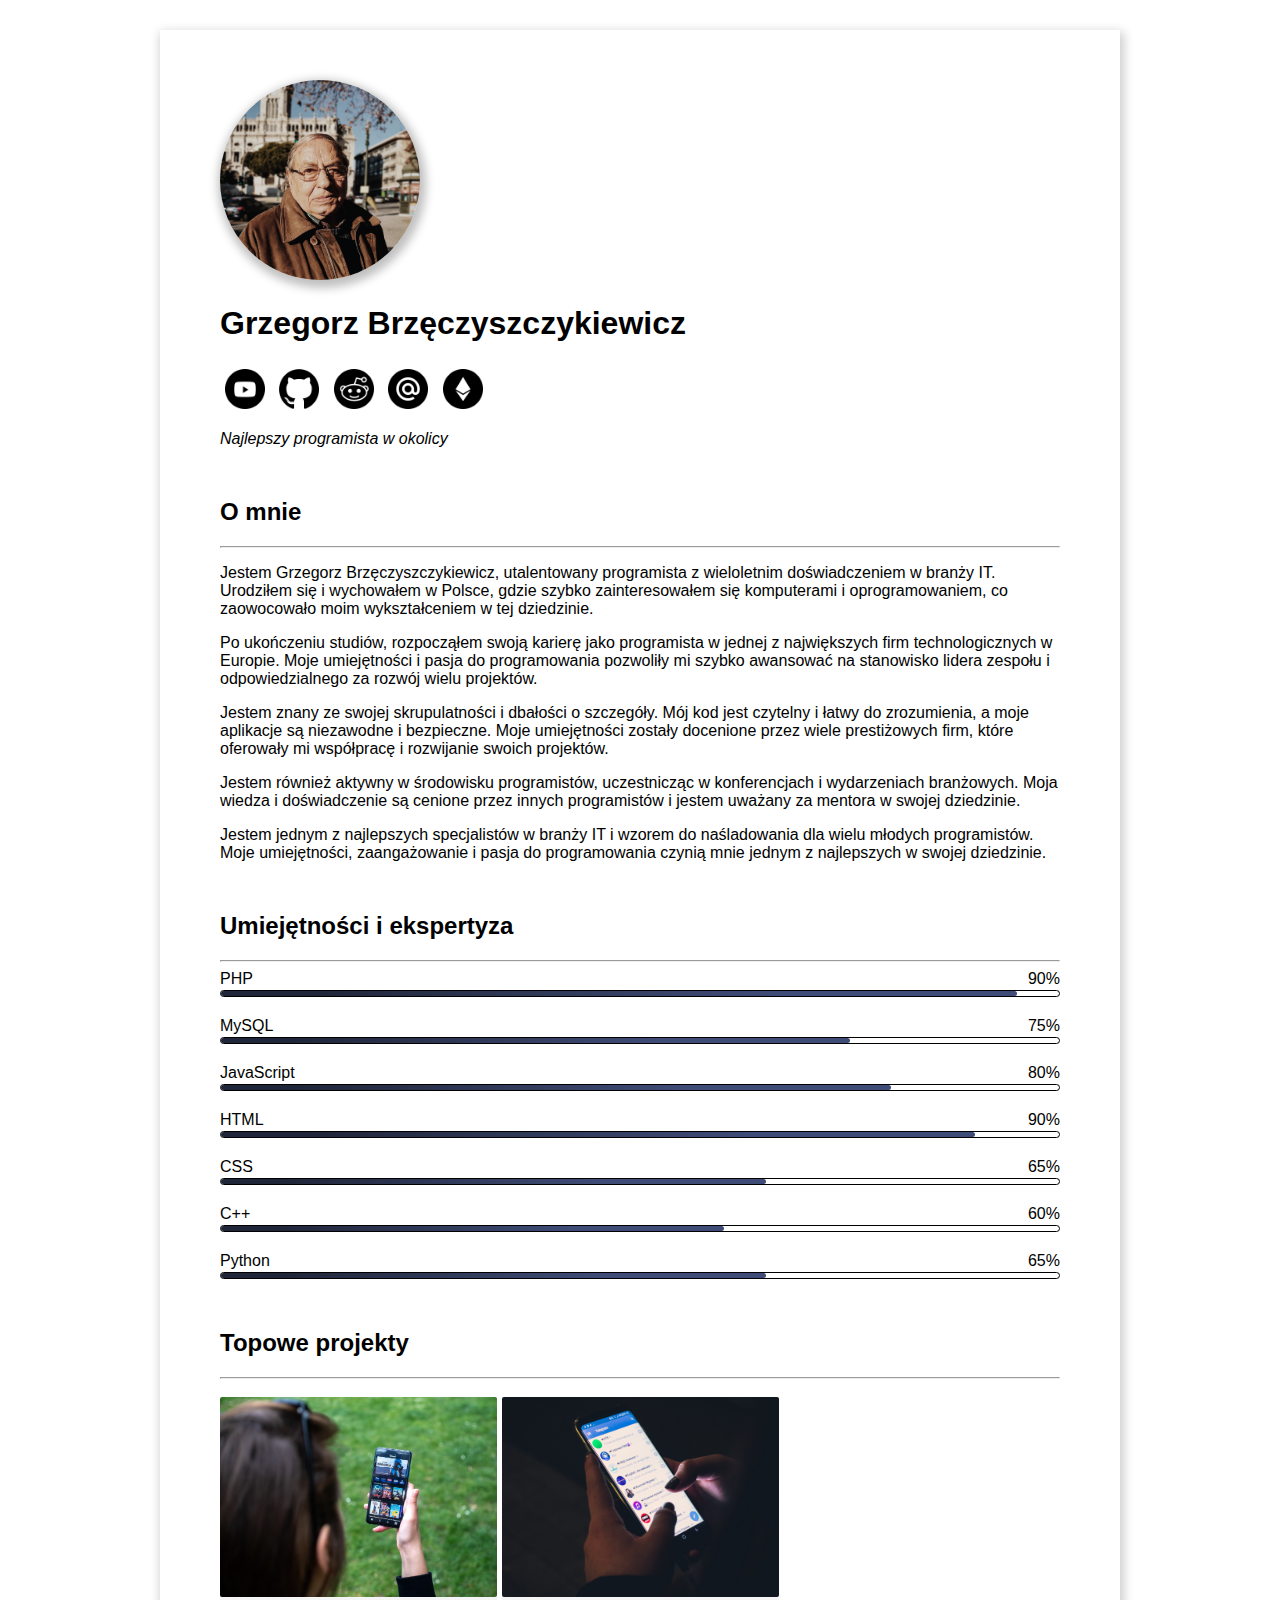
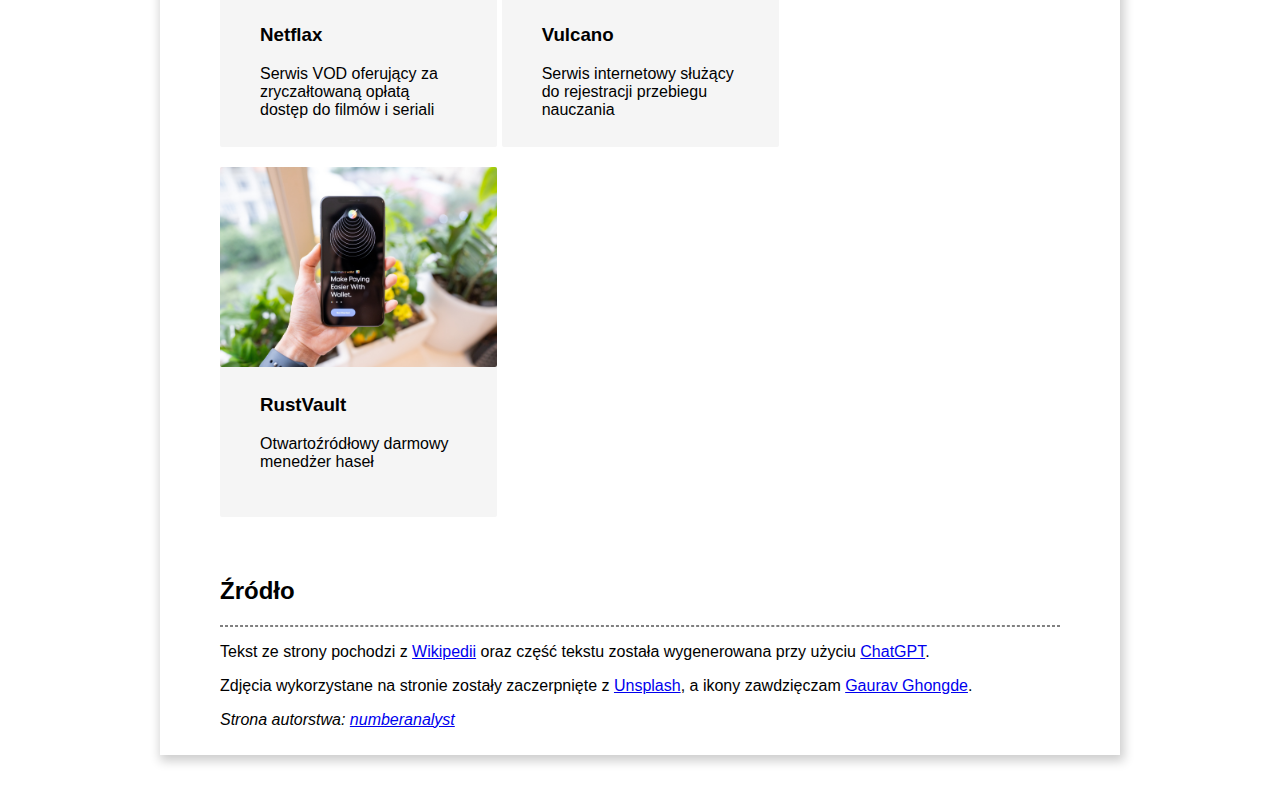
<file: index.html>
<!DOCTYPE html>
<html lang="pl">

<head>
    <meta charset="UTF-8">
    <meta http-equiv="X-UA-Compatible" content="IE=edge">
    <meta name="viewport" content="width=device-width, initial-scale=1.0">
    <link rel="stylesheet" href="styles/main_style.css">
    <title>Portfolio</title>
</head>

<body>
    <main>
        <header>
            <img class="avatar circle" src="images/avatars/avatar.jpg" alt="avatar">
            <h1>Grzegorz Brzęczyszczykiewicz</h1>
            <a href="https://youtube.com"><img class="link-img" src="images/icons/Youtube_black.png" alt="youtube"></a>
            <a href="https://github.com"><img class="link-img" src="images/icons/Github_black.png" alt="github"></a>
            <a href="https://reddit.com"><img class="link-img" src="images/icons/Reddit_black.png" alt="reddit"></a>
            <a href="mailto:gregory@brzeczy.com"><img class="link-img" src="images/icons/Mail_ru_black.png"
                    alt="mail"></a>
            <a href="https://ethereum.org"><img class="link-img" src="images/icons/Ethereum_black.png"
                    alt="ethereum"></a>
            <p><i>Najlepszy programista w okolicy</i></p>
        </header>

        <section id="about-me">
            <h2>O mnie</h2>
            <hr>

            <p>Jestem Grzegorz Brzęczyszczykiewicz, utalentowany programista z wieloletnim doświadczeniem w branży IT.
                Urodziłem
                się i wychowałem w Polsce, gdzie szybko zainteresowałem się komputerami i oprogramowaniem, co
                zaowocowało
                moim
                wykształceniem w tej dziedzinie.</p>
            <p>Po ukończeniu studiów, rozpocząłem swoją karierę jako programista w jednej z największych firm
                technologicznych w
                Europie. Moje umiejętności i pasja do programowania pozwoliły mi szybko awansować na stanowisko lidera
                zespołu i
                odpowiedzialnego za rozwój wielu projektów.</p>
            <p>Jestem znany ze swojej skrupulatności i dbałości o szczegóły. Mój kod jest czytelny i łatwy do
                zrozumienia, a
                moje aplikacje są niezawodne i bezpieczne. Moje umiejętności zostały docenione przez wiele prestiżowych
                firm,
                które oferowały mi współpracę i rozwijanie swoich projektów.</p>
            <p>Jestem również aktywny w środowisku programistów, uczestnicząc w konferencjach i wydarzeniach branżowych.
                Moja
                wiedza i doświadczenie są cenione przez innych programistów i jestem uważany za mentora w swojej
                dziedzinie.
            </p>
            <p>Jestem jednym z najlepszych specjalistów w branży IT i wzorem do naśladowania dla wielu młodych
                programistów.
                Moje umiejętności, zaangażowanie i pasja do programowania czynią mnie jednym z najlepszych w swojej
                dziedzinie.
            </p>
        </section>

        <section id="my-skills">
            <h2>Umiejętności i ekspertyza</h2>
            <hr>
            <div class="skills">
                <div class="skill-details">
                    <span>PHP</span>
                    <span>90%</span>
                </div>
                <div class="bar">
                    <div class="php-bar"></div>
                </div>
            </div>
            <div class="skills">
                <div class="skill-details">
                    <span>MySQL</span>
                    <span>75%</span>
                </div>
                <div class="bar">
                    <div class="mysql-bar"></div>
                </div>
            </div>
            <div class="skills">
                <div class="skill-details">
                    <span>JavaScript</span>
                    <span>80%</span>
                </div>
                <div class="bar">
                    <div class="js-bar"></div>
                </div>
            </div>
            <div class="skills">
                <div class="skill-details">
                    <span>HTML</span>
                    <span>90%</span>
                </div>
                <div class="bar">
                    <div class="html-bar"></div>
                </div>
            </div>
            <div class="skills">
                <div class="skill-details">
                    <span>CSS</span>
                    <span>65%</span>
                </div>
                <div class="bar">
                    <div class="css-bar"></div>
                </div>
            </div>
            <div class="skills">
                <div class="skill-details">
                    <span>C++</span>
                    <span>60%</span>
                </div>
                <div class="bar">
                    <div class="cpp-bar"></div>
                </div>
            </div>
            <div class="skills">
                <div class="skill-details">
                    <span>Python</span>
                    <span>65%</span>
                </div>
                <div class="bar">
                    <div class="py-bar"></div>
                </div>
            </div>
        </section>

        <section id="my-projects">
            <h2>Topowe projekty</h2>
            <hr>
            <div class="project">
                <a class="project-link" href="subpages/netflax.html">
                    <img class="project-img rounded" src="images/projects/netflax.jpg">
                    <div class="project-description">
                        <h3>Netflax</h3>
                        <p>Serwis VOD oferujący za zryczałtowaną opłatą dostęp do filmów i seriali</p>
                    </div>
                </a>
            </div>
            <div class="project">
                <a class="project-link" href="subpages/vulcano.html">
                    <img class="project-img rounded" src="images/projects/vulcano.jpg">
                    <div class="project-description">
                        <h3>Vulcano</h3>
                        <p>Serwis internetowy służący do rejestracji przebiegu nauczania</p>
                    </div>
                </a>
            </div>
            <div class="project">
                <a class="project-link" href="subpages/rustvault.html">
                    <img class="project-img rounded" src="images/projects/rustvault.jpg">
                    <div class="project-description">
                        <h3>RustVault</h3>
                        <p>Otwartoźródłowy darmowy menedżer haseł</p>
                    </div>
                </a>
            </div>
        </section>
        <footer>
            <h2>Źródło</h2>
            <hr>
            <p>Tekst ze strony pochodzi z <a href="https://pl.wikipedia.org/">Wikipedii</a> oraz część tekstu została
                wygenerowana przy użyciu <a href="http://chat.openai.com/">ChatGPT</a>.</p>
            <p>Zdjęcia wykorzystane na stronie zostały zaczerpnięte z <a href="https://unsplash.com/">Unsplash</a>, a
                ikony zawdzięczam <a href="https://github.com/gauravghongde/social-icons">Gaurav Ghongde</a>.</p>
            <p><i>Strona autorstwa: <a href="https://github.com/numbersanalyst">numberanalyst</a></i></p>
        </footer>
    </main>
</body>

</html>
</file>
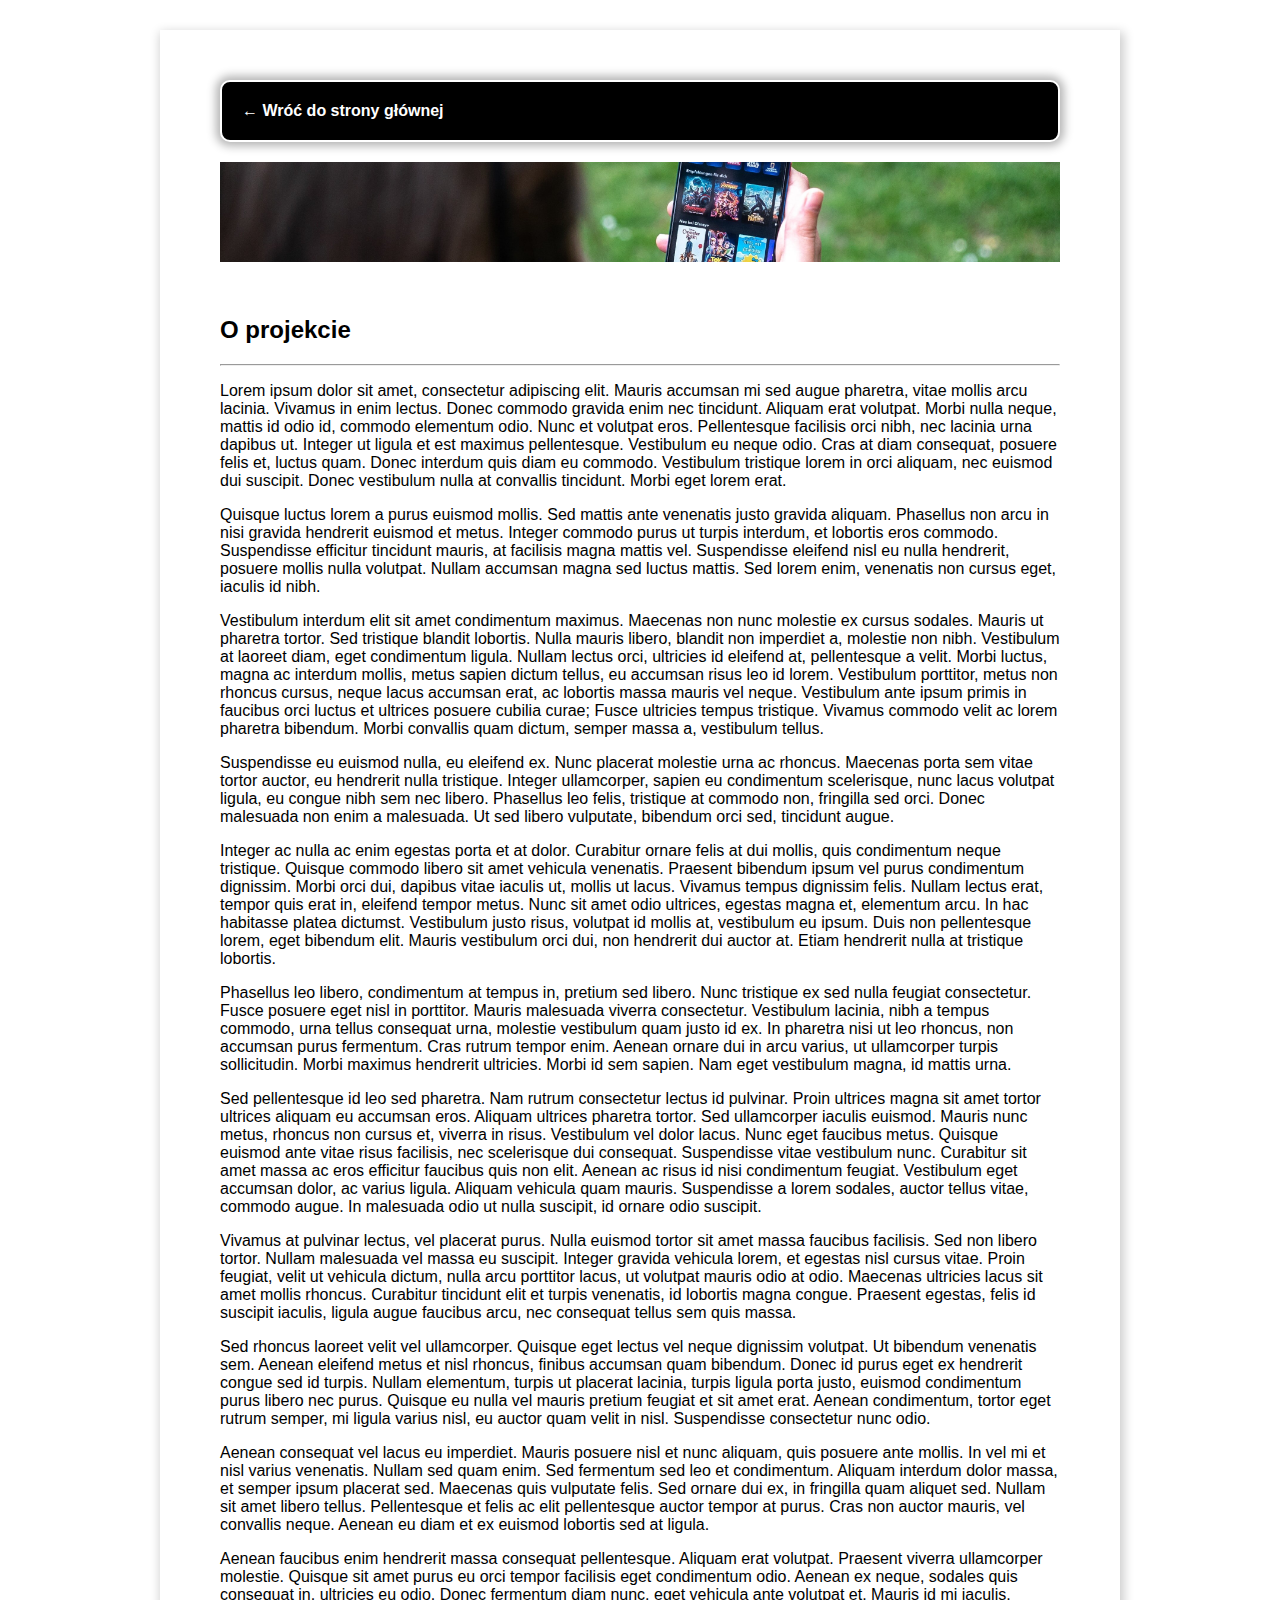
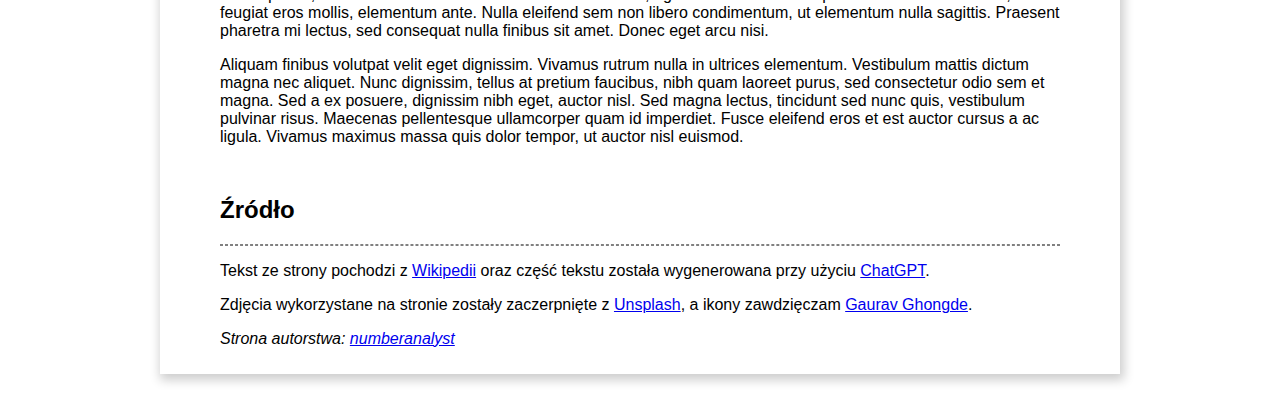
<file: subpages/netflax.html>
<!DOCTYPE html>
<html lang="en">

<head>
    <meta charset="UTF-8">
    <meta http-equiv="X-UA-Compatible" content="IE=edge">
    <meta name="viewport" content="width=device-width, initial-scale=1.0">
    <link rel="stylesheet" href="../styles/subpages_style.css">
    <title>Netflax</title>
</head>

<body>
    <main>
        <header>
            <a class="btn-back" href="../index.html#my-projects">&larr;&nbsp;Wróć do strony głównej</a>
            <img class="project-img" src="../images/projects/netflax.jpg" alt="Netflax">
        </header>

        <section>
            <h2>O projekcie</h2>
            <hr>
            <p>Lorem ipsum dolor sit amet, consectetur adipiscing elit. Mauris accumsan mi sed augue pharetra, vitae
                mollis arcu lacinia. Vivamus in enim lectus. Donec commodo gravida enim nec tincidunt. Aliquam erat
                volutpat. Morbi nulla neque, mattis id odio id, commodo elementum odio. Nunc et volutpat eros.
                Pellentesque facilisis orci nibh, nec lacinia urna dapibus ut. Integer ut ligula et est maximus
                pellentesque. Vestibulum eu neque odio. Cras at diam consequat, posuere felis et, luctus quam. Donec
                interdum quis diam eu commodo. Vestibulum tristique lorem in orci aliquam, nec euismod dui suscipit.
                Donec vestibulum nulla at convallis tincidunt. Morbi eget lorem erat.</p>
            <p>Quisque luctus lorem a purus euismod mollis. Sed mattis ante venenatis justo gravida aliquam. Phasellus
                non arcu in nisi gravida hendrerit euismod et metus. Integer commodo purus ut turpis interdum, et
                lobortis eros commodo. Suspendisse efficitur tincidunt mauris, at facilisis magna mattis vel.
                Suspendisse eleifend nisl eu nulla hendrerit, posuere mollis nulla volutpat. Nullam accumsan magna sed
                luctus mattis. Sed lorem enim, venenatis non cursus eget, iaculis id nibh.</p>
            <p>Vestibulum interdum elit sit amet condimentum maximus. Maecenas non nunc molestie ex cursus sodales.
                Mauris ut pharetra tortor. Sed tristique blandit lobortis. Nulla mauris libero, blandit non imperdiet a,
                molestie non nibh. Vestibulum at laoreet diam, eget condimentum ligula. Nullam lectus orci, ultricies id
                eleifend at, pellentesque a velit. Morbi luctus, magna ac interdum mollis, metus sapien dictum tellus,
                eu accumsan risus leo id lorem. Vestibulum porttitor, metus non rhoncus cursus, neque lacus accumsan
                erat, ac lobortis massa mauris vel neque. Vestibulum ante ipsum primis in faucibus orci luctus et
                ultrices posuere cubilia curae; Fusce ultricies tempus tristique. Vivamus commodo velit ac lorem
                pharetra bibendum. Morbi convallis quam dictum, semper massa a, vestibulum tellus.</p>
            <p>Suspendisse eu euismod nulla, eu eleifend ex. Nunc placerat molestie urna ac rhoncus. Maecenas porta sem
                vitae tortor auctor, eu hendrerit nulla tristique. Integer ullamcorper, sapien eu condimentum
                scelerisque, nunc lacus volutpat ligula, eu congue nibh sem nec libero. Phasellus leo felis, tristique
                at commodo non, fringilla sed orci. Donec malesuada non enim a malesuada. Ut sed libero vulputate,
                bibendum orci sed, tincidunt augue.</p>
            <p>Integer ac nulla ac enim egestas porta et at dolor. Curabitur ornare felis at dui mollis, quis
                condimentum neque tristique. Quisque commodo libero sit amet vehicula venenatis. Praesent bibendum ipsum
                vel purus condimentum dignissim. Morbi orci dui, dapibus vitae iaculis ut, mollis ut lacus. Vivamus
                tempus dignissim felis. Nullam lectus erat, tempor quis erat in, eleifend tempor metus. Nunc sit amet
                odio ultrices, egestas magna et, elementum arcu. In hac habitasse platea dictumst. Vestibulum justo
                risus, volutpat id mollis at, vestibulum eu ipsum. Duis non pellentesque lorem, eget bibendum elit.
                Mauris vestibulum orci dui, non hendrerit dui auctor at. Etiam hendrerit nulla at tristique lobortis.
            </p>
            <p>Phasellus leo libero, condimentum at tempus in, pretium sed libero. Nunc tristique ex sed nulla feugiat
                consectetur. Fusce posuere eget nisl in porttitor. Mauris malesuada viverra consectetur. Vestibulum
                lacinia, nibh a tempus commodo, urna tellus consequat urna, molestie vestibulum quam justo id ex. In
                pharetra nisi ut leo rhoncus, non accumsan purus fermentum. Cras rutrum tempor enim. Aenean ornare dui
                in arcu varius, ut ullamcorper turpis sollicitudin. Morbi maximus hendrerit ultricies. Morbi id sem
                sapien. Nam eget vestibulum magna, id mattis urna.</p>
            <p>Sed pellentesque id leo sed pharetra. Nam rutrum consectetur lectus id pulvinar. Proin ultrices magna sit
                amet tortor ultrices aliquam eu accumsan eros. Aliquam ultrices pharetra tortor. Sed ullamcorper iaculis
                euismod. Mauris nunc metus, rhoncus non cursus et, viverra in risus. Vestibulum vel dolor lacus. Nunc
                eget faucibus metus. Quisque euismod ante vitae risus facilisis, nec scelerisque dui consequat.
                Suspendisse vitae vestibulum nunc. Curabitur sit amet massa ac eros efficitur faucibus quis non elit.
                Aenean ac risus id nisi condimentum feugiat. Vestibulum eget accumsan dolor, ac varius ligula. Aliquam
                vehicula quam mauris. Suspendisse a lorem sodales, auctor tellus vitae, commodo augue. In malesuada odio
                ut nulla suscipit, id ornare odio suscipit.</p>
            <p>Vivamus at pulvinar lectus, vel placerat purus. Nulla euismod tortor sit amet massa faucibus facilisis.
                Sed non libero tortor. Nullam malesuada vel massa eu suscipit. Integer gravida vehicula lorem, et
                egestas nisl cursus vitae. Proin feugiat, velit ut vehicula dictum, nulla arcu porttitor lacus, ut
                volutpat mauris odio at odio. Maecenas ultricies lacus sit amet mollis rhoncus. Curabitur tincidunt elit
                et turpis venenatis, id lobortis magna congue. Praesent egestas, felis id suscipit iaculis, ligula augue
                faucibus arcu, nec consequat tellus sem quis massa.</p>
            <p>Sed rhoncus laoreet velit vel ullamcorper. Quisque eget lectus vel neque dignissim volutpat. Ut bibendum
                venenatis sem. Aenean eleifend metus et nisl rhoncus, finibus accumsan quam bibendum. Donec id purus
                eget ex hendrerit congue sed id turpis. Nullam elementum, turpis ut placerat lacinia, turpis ligula
                porta justo, euismod condimentum purus libero nec purus. Quisque eu nulla vel mauris pretium feugiat et
                sit amet erat. Aenean condimentum, tortor eget rutrum semper, mi ligula varius nisl, eu auctor quam
                velit in nisl. Suspendisse consectetur nunc odio.</p>
            <p>Aenean consequat vel lacus eu imperdiet. Mauris posuere nisl et nunc aliquam, quis posuere ante mollis.
                In vel mi et nisl varius venenatis. Nullam sed quam enim. Sed fermentum sed leo et condimentum. Aliquam
                interdum dolor massa, et semper ipsum placerat sed. Maecenas quis vulputate felis. Sed ornare dui ex, in
                fringilla quam aliquet sed. Nullam sit amet libero tellus. Pellentesque et felis ac elit pellentesque
                auctor tempor at purus. Cras non auctor mauris, vel convallis neque. Aenean eu diam et ex euismod
                lobortis sed at ligula.</p>
            <p>Aenean faucibus enim hendrerit massa consequat pellentesque. Aliquam erat volutpat. Praesent viverra
                ullamcorper molestie. Quisque sit amet purus eu orci tempor facilisis eget condimentum odio. Aenean ex
                neque, sodales quis consequat in, ultricies eu odio. Donec fermentum diam nunc, eget vehicula ante
                volutpat et. Mauris id mi iaculis, feugiat eros mollis, elementum ante. Nulla eleifend sem non libero
                condimentum, ut elementum nulla sagittis. Praesent pharetra mi lectus, sed consequat nulla finibus sit
                amet. Donec eget arcu nisi.</p>
            <p>Aliquam finibus volutpat velit eget dignissim. Vivamus rutrum nulla in ultrices elementum. Vestibulum
                mattis dictum magna nec aliquet. Nunc dignissim, tellus at pretium faucibus, nibh quam laoreet purus,
                sed consectetur odio sem et magna. Sed a ex posuere, dignissim nibh eget, auctor nisl. Sed magna lectus,
                tincidunt sed nunc quis, vestibulum pulvinar risus. Maecenas pellentesque ullamcorper quam id imperdiet.
                Fusce eleifend eros et est auctor cursus a ac ligula. Vivamus maximus massa quis dolor tempor, ut auctor
                nisl euismod.</p>
        </section>

        <footer>
            <h2>Źródło</h2>
            <hr>
            <p>Tekst ze strony pochodzi z <a href="https://pl.wikipedia.org/">Wikipedii</a> oraz część tekstu została
                wygenerowana przy użyciu <a href="http://chat.openai.com/">ChatGPT</a>.</p>
            <p>Zdjęcia wykorzystane na stronie zostały zaczerpnięte z <a href="https://unsplash.com/">Unsplash</a>, a
                ikony zawdzięczam <a href="https://github.com/gauravghongde/social-icons">Gaurav Ghongde</a>.</p>
            <p><i>Strona autorstwa: <a href="https://github.com/numbersanalyst">numberanalyst</a></i></p>
        </footer>
    </main>
</body>

</html>
</file>
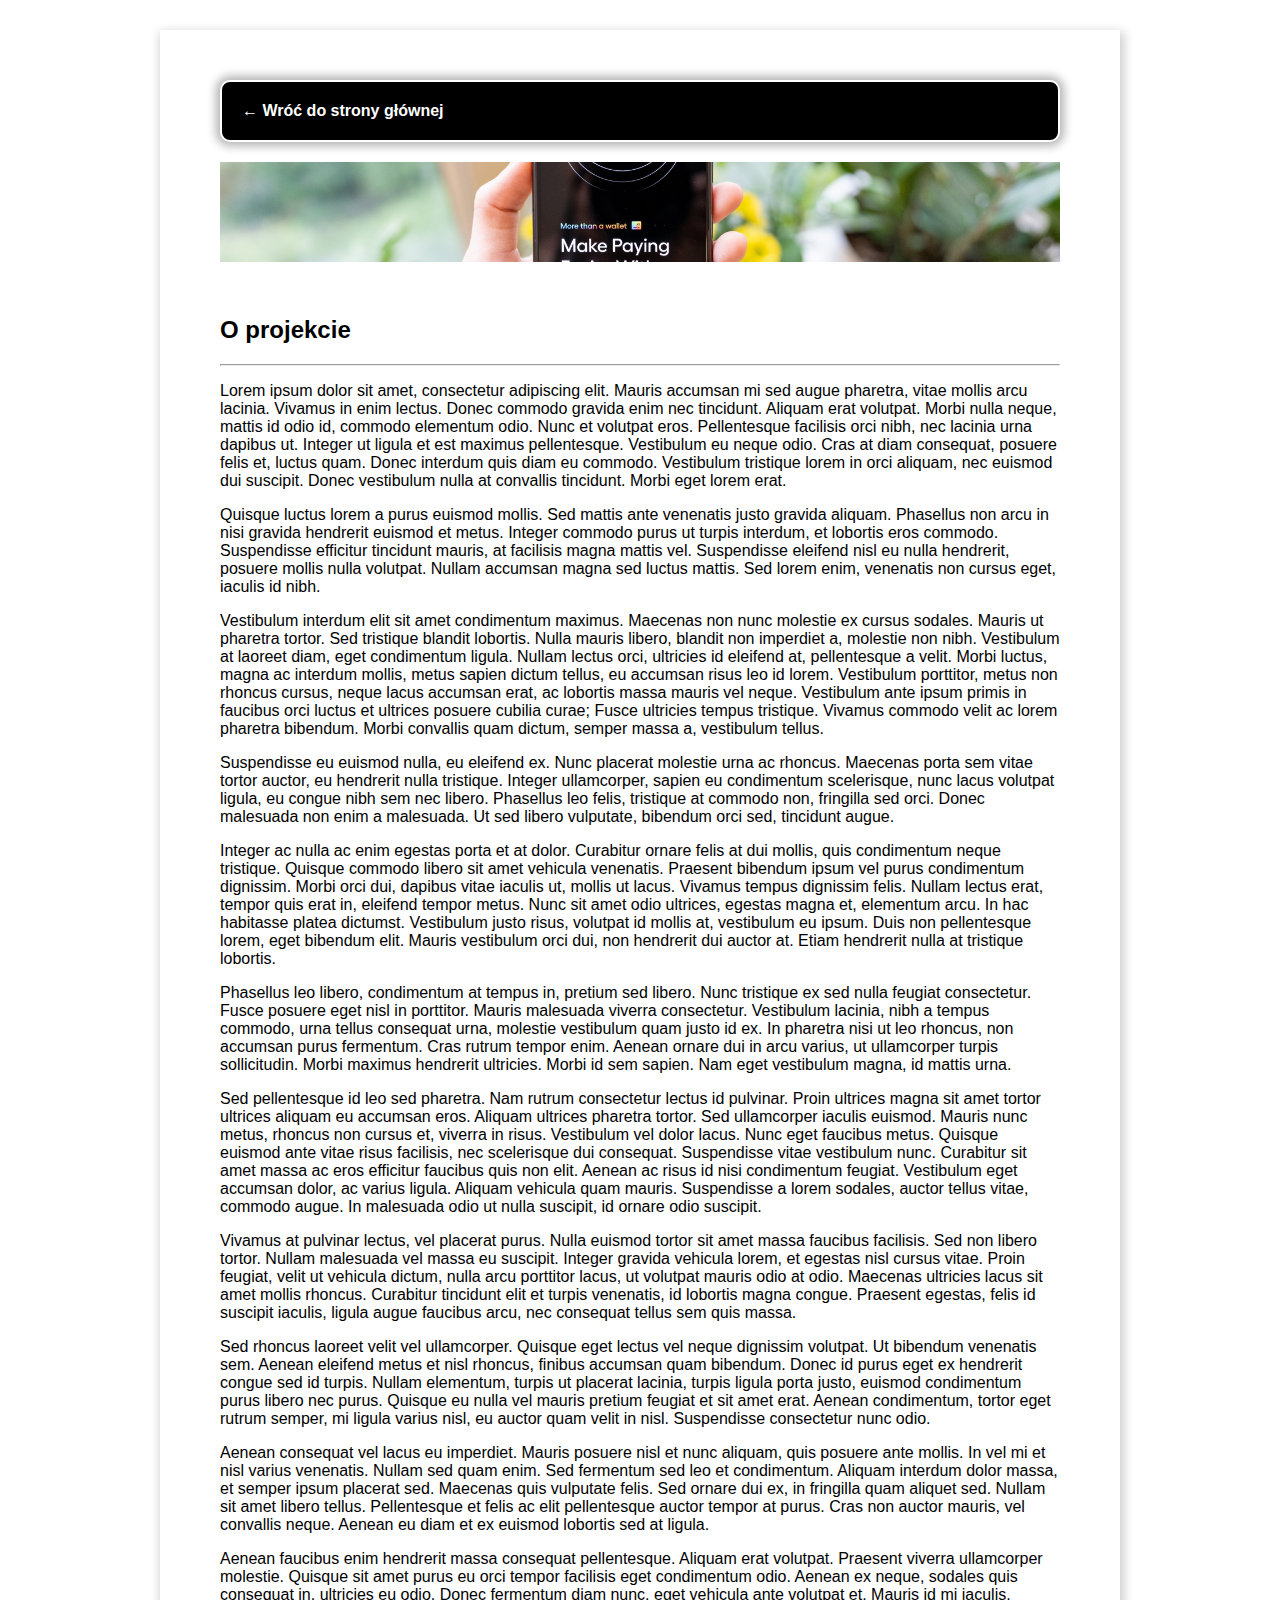
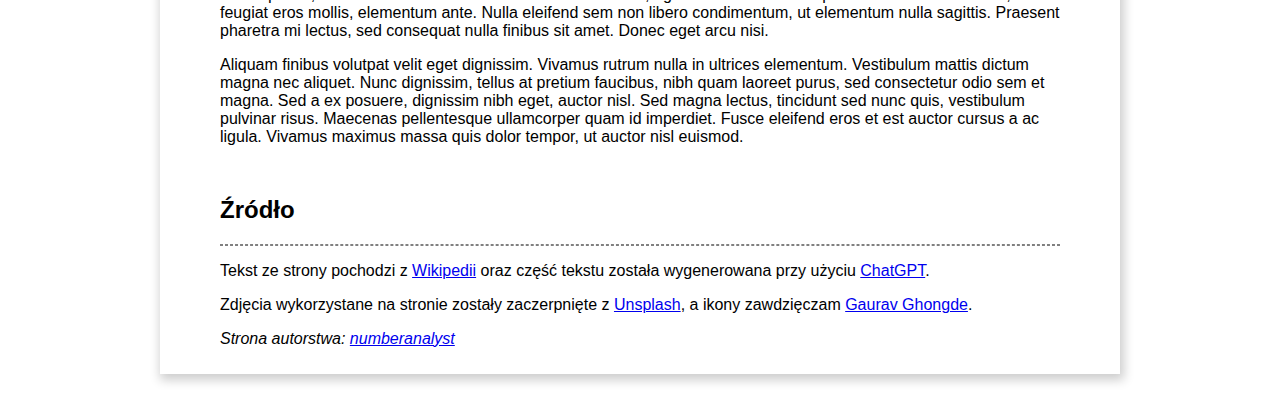
<file: subpages/rustvault.html>
<!DOCTYPE html>
<html lang="en">

<head>
    <meta charset="UTF-8">
    <meta http-equiv="X-UA-Compatible" content="IE=edge">
    <meta name="viewport" content="width=device-width, initial-scale=1.0">
    <link rel="stylesheet" href="../styles/subpages_style.css">
    <title>RustVault</title>
</head>

<body>
    <main>
        <header>
            <a class="btn-back" href="../index.html#my-projects">&larr;&nbsp;Wróć do strony głównej</a>
            <img class="project-img" src="../images/projects/rustvault.jpg" alt="RustVault">
        </header>

        <section>
            <h2>O projekcie</h2>
            <hr>
            <p>Lorem ipsum dolor sit amet, consectetur adipiscing elit. Mauris accumsan mi sed augue pharetra, vitae
                mollis arcu lacinia. Vivamus in enim lectus. Donec commodo gravida enim nec tincidunt. Aliquam erat
                volutpat. Morbi nulla neque, mattis id odio id, commodo elementum odio. Nunc et volutpat eros.
                Pellentesque facilisis orci nibh, nec lacinia urna dapibus ut. Integer ut ligula et est maximus
                pellentesque. Vestibulum eu neque odio. Cras at diam consequat, posuere felis et, luctus quam. Donec
                interdum quis diam eu commodo. Vestibulum tristique lorem in orci aliquam, nec euismod dui suscipit.
                Donec vestibulum nulla at convallis tincidunt. Morbi eget lorem erat.</p>
            <p>Quisque luctus lorem a purus euismod mollis. Sed mattis ante venenatis justo gravida aliquam. Phasellus
                non arcu in nisi gravida hendrerit euismod et metus. Integer commodo purus ut turpis interdum, et
                lobortis eros commodo. Suspendisse efficitur tincidunt mauris, at facilisis magna mattis vel.
                Suspendisse eleifend nisl eu nulla hendrerit, posuere mollis nulla volutpat. Nullam accumsan magna sed
                luctus mattis. Sed lorem enim, venenatis non cursus eget, iaculis id nibh.</p>
            <p>Vestibulum interdum elit sit amet condimentum maximus. Maecenas non nunc molestie ex cursus sodales.
                Mauris ut pharetra tortor. Sed tristique blandit lobortis. Nulla mauris libero, blandit non imperdiet a,
                molestie non nibh. Vestibulum at laoreet diam, eget condimentum ligula. Nullam lectus orci, ultricies id
                eleifend at, pellentesque a velit. Morbi luctus, magna ac interdum mollis, metus sapien dictum tellus,
                eu accumsan risus leo id lorem. Vestibulum porttitor, metus non rhoncus cursus, neque lacus accumsan
                erat, ac lobortis massa mauris vel neque. Vestibulum ante ipsum primis in faucibus orci luctus et
                ultrices posuere cubilia curae; Fusce ultricies tempus tristique. Vivamus commodo velit ac lorem
                pharetra bibendum. Morbi convallis quam dictum, semper massa a, vestibulum tellus.</p>
            <p>Suspendisse eu euismod nulla, eu eleifend ex. Nunc placerat molestie urna ac rhoncus. Maecenas porta sem
                vitae tortor auctor, eu hendrerit nulla tristique. Integer ullamcorper, sapien eu condimentum
                scelerisque, nunc lacus volutpat ligula, eu congue nibh sem nec libero. Phasellus leo felis, tristique
                at commodo non, fringilla sed orci. Donec malesuada non enim a malesuada. Ut sed libero vulputate,
                bibendum orci sed, tincidunt augue.</p>
            <p>Integer ac nulla ac enim egestas porta et at dolor. Curabitur ornare felis at dui mollis, quis
                condimentum neque tristique. Quisque commodo libero sit amet vehicula venenatis. Praesent bibendum ipsum
                vel purus condimentum dignissim. Morbi orci dui, dapibus vitae iaculis ut, mollis ut lacus. Vivamus
                tempus dignissim felis. Nullam lectus erat, tempor quis erat in, eleifend tempor metus. Nunc sit amet
                odio ultrices, egestas magna et, elementum arcu. In hac habitasse platea dictumst. Vestibulum justo
                risus, volutpat id mollis at, vestibulum eu ipsum. Duis non pellentesque lorem, eget bibendum elit.
                Mauris vestibulum orci dui, non hendrerit dui auctor at. Etiam hendrerit nulla at tristique lobortis.
            </p>
            <p>Phasellus leo libero, condimentum at tempus in, pretium sed libero. Nunc tristique ex sed nulla feugiat
                consectetur. Fusce posuere eget nisl in porttitor. Mauris malesuada viverra consectetur. Vestibulum
                lacinia, nibh a tempus commodo, urna tellus consequat urna, molestie vestibulum quam justo id ex. In
                pharetra nisi ut leo rhoncus, non accumsan purus fermentum. Cras rutrum tempor enim. Aenean ornare dui
                in arcu varius, ut ullamcorper turpis sollicitudin. Morbi maximus hendrerit ultricies. Morbi id sem
                sapien. Nam eget vestibulum magna, id mattis urna.</p>
            <p>Sed pellentesque id leo sed pharetra. Nam rutrum consectetur lectus id pulvinar. Proin ultrices magna sit
                amet tortor ultrices aliquam eu accumsan eros. Aliquam ultrices pharetra tortor. Sed ullamcorper iaculis
                euismod. Mauris nunc metus, rhoncus non cursus et, viverra in risus. Vestibulum vel dolor lacus. Nunc
                eget faucibus metus. Quisque euismod ante vitae risus facilisis, nec scelerisque dui consequat.
                Suspendisse vitae vestibulum nunc. Curabitur sit amet massa ac eros efficitur faucibus quis non elit.
                Aenean ac risus id nisi condimentum feugiat. Vestibulum eget accumsan dolor, ac varius ligula. Aliquam
                vehicula quam mauris. Suspendisse a lorem sodales, auctor tellus vitae, commodo augue. In malesuada odio
                ut nulla suscipit, id ornare odio suscipit.</p>
            <p>Vivamus at pulvinar lectus, vel placerat purus. Nulla euismod tortor sit amet massa faucibus facilisis.
                Sed non libero tortor. Nullam malesuada vel massa eu suscipit. Integer gravida vehicula lorem, et
                egestas nisl cursus vitae. Proin feugiat, velit ut vehicula dictum, nulla arcu porttitor lacus, ut
                volutpat mauris odio at odio. Maecenas ultricies lacus sit amet mollis rhoncus. Curabitur tincidunt elit
                et turpis venenatis, id lobortis magna congue. Praesent egestas, felis id suscipit iaculis, ligula augue
                faucibus arcu, nec consequat tellus sem quis massa.</p>
            <p>Sed rhoncus laoreet velit vel ullamcorper. Quisque eget lectus vel neque dignissim volutpat. Ut bibendum
                venenatis sem. Aenean eleifend metus et nisl rhoncus, finibus accumsan quam bibendum. Donec id purus
                eget ex hendrerit congue sed id turpis. Nullam elementum, turpis ut placerat lacinia, turpis ligula
                porta justo, euismod condimentum purus libero nec purus. Quisque eu nulla vel mauris pretium feugiat et
                sit amet erat. Aenean condimentum, tortor eget rutrum semper, mi ligula varius nisl, eu auctor quam
                velit in nisl. Suspendisse consectetur nunc odio.</p>
            <p>Aenean consequat vel lacus eu imperdiet. Mauris posuere nisl et nunc aliquam, quis posuere ante mollis.
                In vel mi et nisl varius venenatis. Nullam sed quam enim. Sed fermentum sed leo et condimentum. Aliquam
                interdum dolor massa, et semper ipsum placerat sed. Maecenas quis vulputate felis. Sed ornare dui ex, in
                fringilla quam aliquet sed. Nullam sit amet libero tellus. Pellentesque et felis ac elit pellentesque
                auctor tempor at purus. Cras non auctor mauris, vel convallis neque. Aenean eu diam et ex euismod
                lobortis sed at ligula.</p>
            <p>Aenean faucibus enim hendrerit massa consequat pellentesque. Aliquam erat volutpat. Praesent viverra
                ullamcorper molestie. Quisque sit amet purus eu orci tempor facilisis eget condimentum odio. Aenean ex
                neque, sodales quis consequat in, ultricies eu odio. Donec fermentum diam nunc, eget vehicula ante
                volutpat et. Mauris id mi iaculis, feugiat eros mollis, elementum ante. Nulla eleifend sem non libero
                condimentum, ut elementum nulla sagittis. Praesent pharetra mi lectus, sed consequat nulla finibus sit
                amet. Donec eget arcu nisi.</p>
            <p>Aliquam finibus volutpat velit eget dignissim. Vivamus rutrum nulla in ultrices elementum. Vestibulum
                mattis dictum magna nec aliquet. Nunc dignissim, tellus at pretium faucibus, nibh quam laoreet purus,
                sed consectetur odio sem et magna. Sed a ex posuere, dignissim nibh eget, auctor nisl. Sed magna lectus,
                tincidunt sed nunc quis, vestibulum pulvinar risus. Maecenas pellentesque ullamcorper quam id imperdiet.
                Fusce eleifend eros et est auctor cursus a ac ligula. Vivamus maximus massa quis dolor tempor, ut auctor
                nisl euismod.</p>
        </section>

        <footer>
            <h2>Źródło</h2>
            <hr>
            <p>Tekst ze strony pochodzi z <a href="https://pl.wikipedia.org/">Wikipedii</a> oraz część tekstu została
                wygenerowana przy użyciu <a href="http://chat.openai.com/">ChatGPT</a>.</p>
            <p>Zdjęcia wykorzystane na stronie zostały zaczerpnięte z <a href="https://unsplash.com/">Unsplash</a>, a
                ikony zawdzięczam <a href="https://github.com/gauravghongde/social-icons">Gaurav Ghongde</a>.</p>
            <p><i>Strona autorstwa: <a href="https://github.com/numbersanalyst">numberanalyst</a></i></p>
        </footer>
    </main>
</body>

</html>
</file>
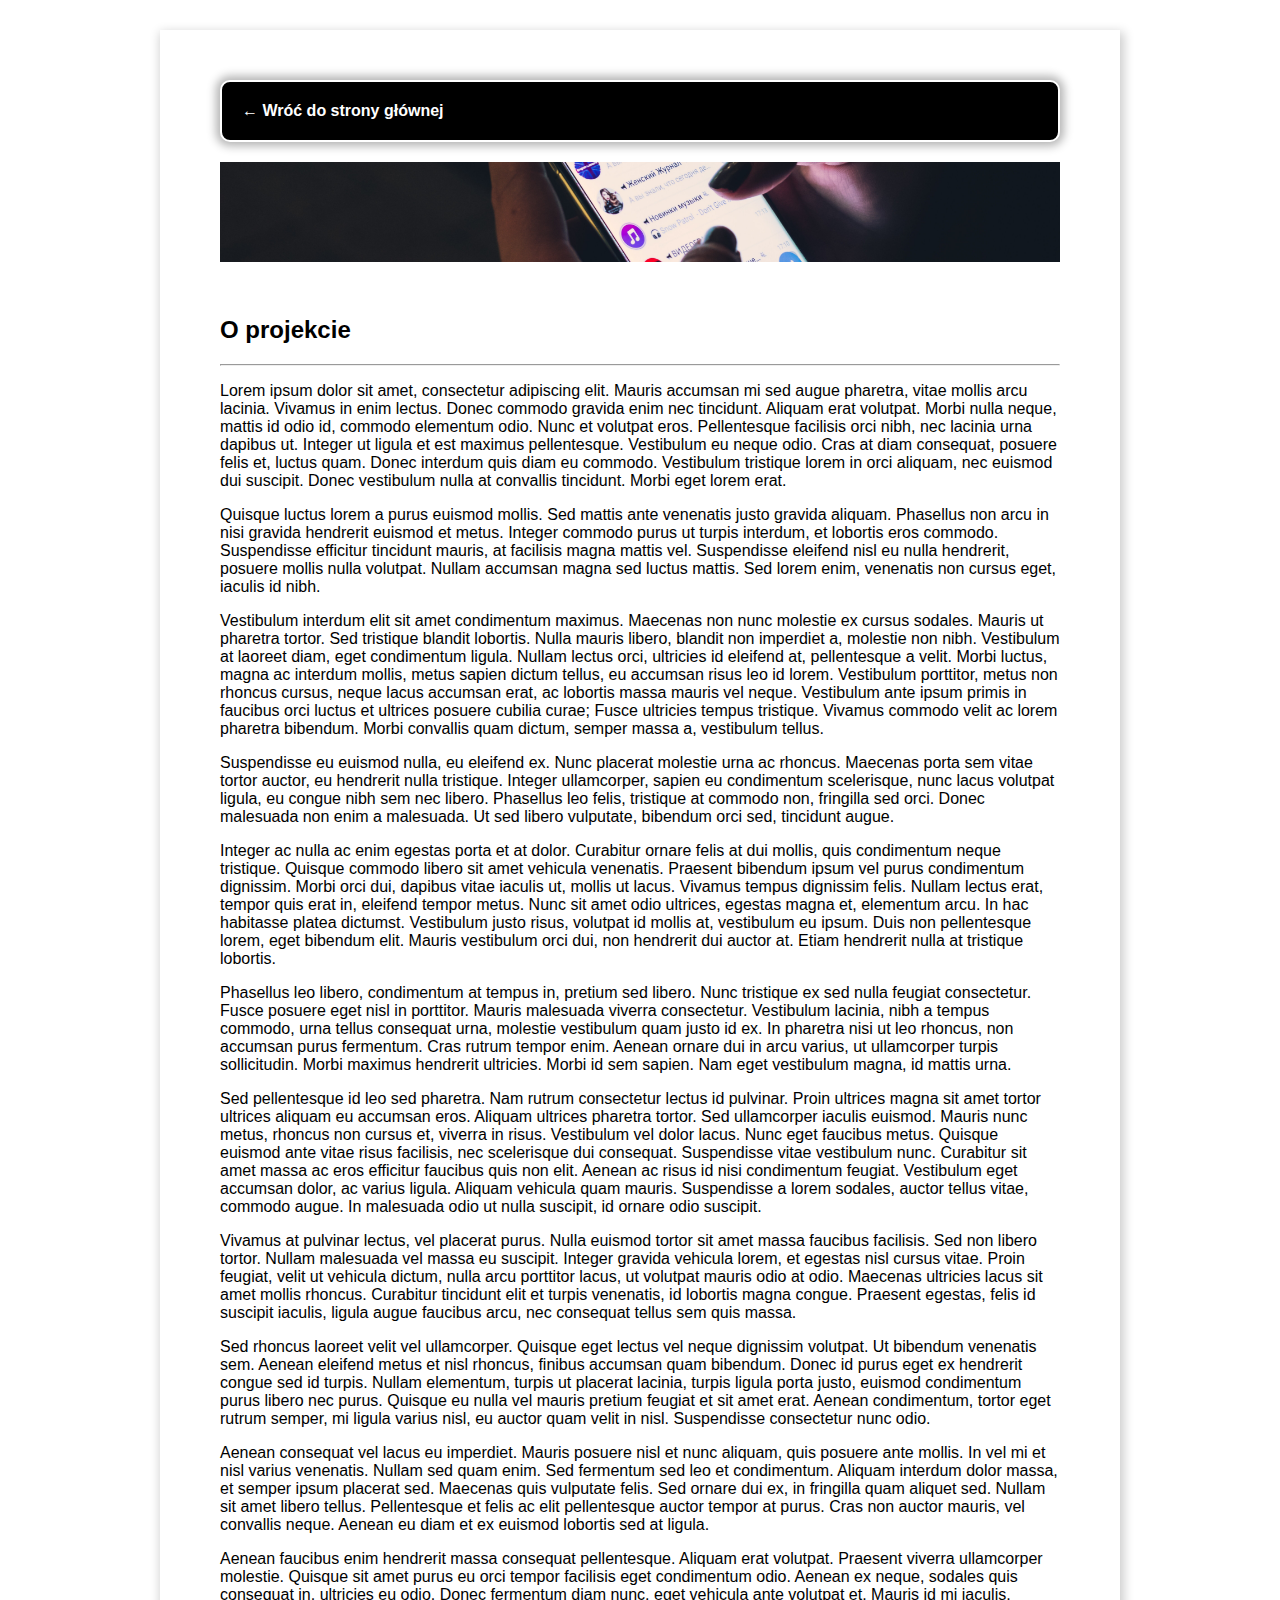
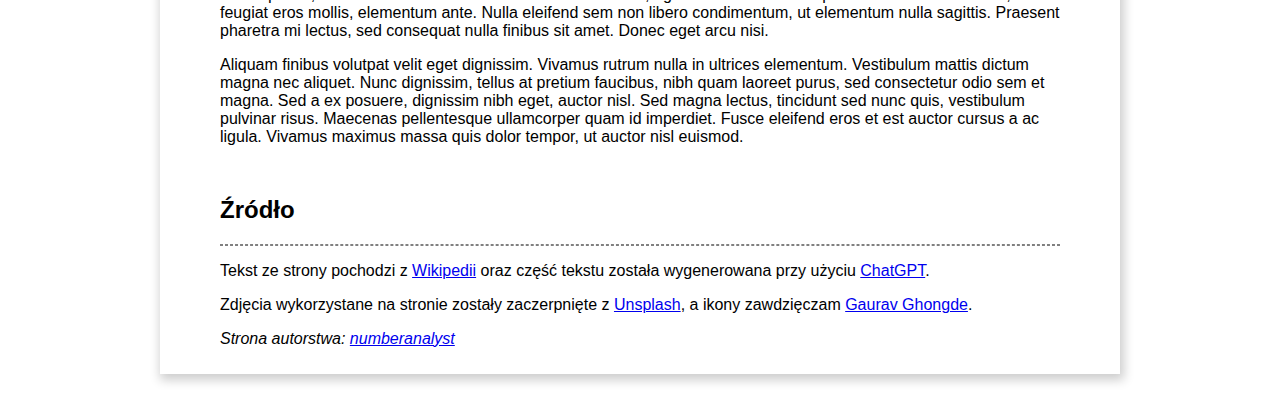
<file: subpages/vulcano.html>
<!DOCTYPE html>
<html lang="en">

<head>
    <meta charset="UTF-8">
    <meta http-equiv="X-UA-Compatible" content="IE=edge">
    <meta name="viewport" content="width=device-width, initial-scale=1.0">
    <link rel="stylesheet" href="../styles/subpages_style.css">
    <title>Vulcano</title>
</head>

<body>
    <main>
        <header>
            <a class="btn-back" href="../index.html#my-projects">&larr;&nbsp;Wróć do strony głównej</a>
            <img class="project-img" src="../images/projects/vulcano.jpg" alt="Vulcano">
        </header>

        <section>
            <h2>O projekcie</h2>
            <hr>
            <p>Lorem ipsum dolor sit amet, consectetur adipiscing elit. Mauris accumsan mi sed augue pharetra, vitae
                mollis arcu lacinia. Vivamus in enim lectus. Donec commodo gravida enim nec tincidunt. Aliquam erat
                volutpat. Morbi nulla neque, mattis id odio id, commodo elementum odio. Nunc et volutpat eros.
                Pellentesque facilisis orci nibh, nec lacinia urna dapibus ut. Integer ut ligula et est maximus
                pellentesque. Vestibulum eu neque odio. Cras at diam consequat, posuere felis et, luctus quam. Donec
                interdum quis diam eu commodo. Vestibulum tristique lorem in orci aliquam, nec euismod dui suscipit.
                Donec vestibulum nulla at convallis tincidunt. Morbi eget lorem erat.</p>
            <p>Quisque luctus lorem a purus euismod mollis. Sed mattis ante venenatis justo gravida aliquam. Phasellus
                non arcu in nisi gravida hendrerit euismod et metus. Integer commodo purus ut turpis interdum, et
                lobortis eros commodo. Suspendisse efficitur tincidunt mauris, at facilisis magna mattis vel.
                Suspendisse eleifend nisl eu nulla hendrerit, posuere mollis nulla volutpat. Nullam accumsan magna sed
                luctus mattis. Sed lorem enim, venenatis non cursus eget, iaculis id nibh.</p>
            <p>Vestibulum interdum elit sit amet condimentum maximus. Maecenas non nunc molestie ex cursus sodales.
                Mauris ut pharetra tortor. Sed tristique blandit lobortis. Nulla mauris libero, blandit non imperdiet a,
                molestie non nibh. Vestibulum at laoreet diam, eget condimentum ligula. Nullam lectus orci, ultricies id
                eleifend at, pellentesque a velit. Morbi luctus, magna ac interdum mollis, metus sapien dictum tellus,
                eu accumsan risus leo id lorem. Vestibulum porttitor, metus non rhoncus cursus, neque lacus accumsan
                erat, ac lobortis massa mauris vel neque. Vestibulum ante ipsum primis in faucibus orci luctus et
                ultrices posuere cubilia curae; Fusce ultricies tempus tristique. Vivamus commodo velit ac lorem
                pharetra bibendum. Morbi convallis quam dictum, semper massa a, vestibulum tellus.</p>
            <p>Suspendisse eu euismod nulla, eu eleifend ex. Nunc placerat molestie urna ac rhoncus. Maecenas porta sem
                vitae tortor auctor, eu hendrerit nulla tristique. Integer ullamcorper, sapien eu condimentum
                scelerisque, nunc lacus volutpat ligula, eu congue nibh sem nec libero. Phasellus leo felis, tristique
                at commodo non, fringilla sed orci. Donec malesuada non enim a malesuada. Ut sed libero vulputate,
                bibendum orci sed, tincidunt augue.</p>
            <p>Integer ac nulla ac enim egestas porta et at dolor. Curabitur ornare felis at dui mollis, quis
                condimentum neque tristique. Quisque commodo libero sit amet vehicula venenatis. Praesent bibendum ipsum
                vel purus condimentum dignissim. Morbi orci dui, dapibus vitae iaculis ut, mollis ut lacus. Vivamus
                tempus dignissim felis. Nullam lectus erat, tempor quis erat in, eleifend tempor metus. Nunc sit amet
                odio ultrices, egestas magna et, elementum arcu. In hac habitasse platea dictumst. Vestibulum justo
                risus, volutpat id mollis at, vestibulum eu ipsum. Duis non pellentesque lorem, eget bibendum elit.
                Mauris vestibulum orci dui, non hendrerit dui auctor at. Etiam hendrerit nulla at tristique lobortis.
            </p>
            <p>Phasellus leo libero, condimentum at tempus in, pretium sed libero. Nunc tristique ex sed nulla feugiat
                consectetur. Fusce posuere eget nisl in porttitor. Mauris malesuada viverra consectetur. Vestibulum
                lacinia, nibh a tempus commodo, urna tellus consequat urna, molestie vestibulum quam justo id ex. In
                pharetra nisi ut leo rhoncus, non accumsan purus fermentum. Cras rutrum tempor enim. Aenean ornare dui
                in arcu varius, ut ullamcorper turpis sollicitudin. Morbi maximus hendrerit ultricies. Morbi id sem
                sapien. Nam eget vestibulum magna, id mattis urna.</p>
            <p>Sed pellentesque id leo sed pharetra. Nam rutrum consectetur lectus id pulvinar. Proin ultrices magna sit
                amet tortor ultrices aliquam eu accumsan eros. Aliquam ultrices pharetra tortor. Sed ullamcorper iaculis
                euismod. Mauris nunc metus, rhoncus non cursus et, viverra in risus. Vestibulum vel dolor lacus. Nunc
                eget faucibus metus. Quisque euismod ante vitae risus facilisis, nec scelerisque dui consequat.
                Suspendisse vitae vestibulum nunc. Curabitur sit amet massa ac eros efficitur faucibus quis non elit.
                Aenean ac risus id nisi condimentum feugiat. Vestibulum eget accumsan dolor, ac varius ligula. Aliquam
                vehicula quam mauris. Suspendisse a lorem sodales, auctor tellus vitae, commodo augue. In malesuada odio
                ut nulla suscipit, id ornare odio suscipit.</p>
            <p>Vivamus at pulvinar lectus, vel placerat purus. Nulla euismod tortor sit amet massa faucibus facilisis.
                Sed non libero tortor. Nullam malesuada vel massa eu suscipit. Integer gravida vehicula lorem, et
                egestas nisl cursus vitae. Proin feugiat, velit ut vehicula dictum, nulla arcu porttitor lacus, ut
                volutpat mauris odio at odio. Maecenas ultricies lacus sit amet mollis rhoncus. Curabitur tincidunt elit
                et turpis venenatis, id lobortis magna congue. Praesent egestas, felis id suscipit iaculis, ligula augue
                faucibus arcu, nec consequat tellus sem quis massa.</p>
            <p>Sed rhoncus laoreet velit vel ullamcorper. Quisque eget lectus vel neque dignissim volutpat. Ut bibendum
                venenatis sem. Aenean eleifend metus et nisl rhoncus, finibus accumsan quam bibendum. Donec id purus
                eget ex hendrerit congue sed id turpis. Nullam elementum, turpis ut placerat lacinia, turpis ligula
                porta justo, euismod condimentum purus libero nec purus. Quisque eu nulla vel mauris pretium feugiat et
                sit amet erat. Aenean condimentum, tortor eget rutrum semper, mi ligula varius nisl, eu auctor quam
                velit in nisl. Suspendisse consectetur nunc odio.</p>
            <p>Aenean consequat vel lacus eu imperdiet. Mauris posuere nisl et nunc aliquam, quis posuere ante mollis.
                In vel mi et nisl varius venenatis. Nullam sed quam enim. Sed fermentum sed leo et condimentum. Aliquam
                interdum dolor massa, et semper ipsum placerat sed. Maecenas quis vulputate felis. Sed ornare dui ex, in
                fringilla quam aliquet sed. Nullam sit amet libero tellus. Pellentesque et felis ac elit pellentesque
                auctor tempor at purus. Cras non auctor mauris, vel convallis neque. Aenean eu diam et ex euismod
                lobortis sed at ligula.</p>
            <p>Aenean faucibus enim hendrerit massa consequat pellentesque. Aliquam erat volutpat. Praesent viverra
                ullamcorper molestie. Quisque sit amet purus eu orci tempor facilisis eget condimentum odio. Aenean ex
                neque, sodales quis consequat in, ultricies eu odio. Donec fermentum diam nunc, eget vehicula ante
                volutpat et. Mauris id mi iaculis, feugiat eros mollis, elementum ante. Nulla eleifend sem non libero
                condimentum, ut elementum nulla sagittis. Praesent pharetra mi lectus, sed consequat nulla finibus sit
                amet. Donec eget arcu nisi.</p>
            <p>Aliquam finibus volutpat velit eget dignissim. Vivamus rutrum nulla in ultrices elementum. Vestibulum
                mattis dictum magna nec aliquet. Nunc dignissim, tellus at pretium faucibus, nibh quam laoreet purus,
                sed consectetur odio sem et magna. Sed a ex posuere, dignissim nibh eget, auctor nisl. Sed magna lectus,
                tincidunt sed nunc quis, vestibulum pulvinar risus. Maecenas pellentesque ullamcorper quam id imperdiet.
                Fusce eleifend eros et est auctor cursus a ac ligula. Vivamus maximus massa quis dolor tempor, ut auctor
                nisl euismod.</p>
        </section>

        <footer>
            <h2>Źródło</h2>
            <hr>
            <p>Tekst ze strony pochodzi z <a href="https://pl.wikipedia.org/">Wikipedii</a> oraz część tekstu została
                wygenerowana przy użyciu <a href="http://chat.openai.com/">ChatGPT</a>.</p>
            <p>Zdjęcia wykorzystane na stronie zostały zaczerpnięte z <a href="https://unsplash.com/">Unsplash</a>, a
                ikony zawdzięczam <a href="https://github.com/gauravghongde/social-icons">Gaurav Ghongde</a>.</p>
            <p><i>Strona autorstwa: <a href="https://github.com/numbersanalyst">numberanalyst</a></i></p>
        </footer>
    </main>
</body>

</html>
</file>
<file: styles/main_style.css>
* {
    font-family: 'Gill Sans', 'Gill Sans MT', Calibri, 'Trebuchet MS', sans-serif;
    box-sizing: border-box;
}

main {
    margin-left: auto;
    margin-right: auto;
    margin-top: 30px;
    margin-bottom: 30px;
    max-width: 960px;
    padding: 10px 60px;
    box-shadow: 2px 4px 10px 2px rgba(0, 0, 0, 0.20);
}

header {
    margin-top: 40px;
}

section {
    margin-top: 50px;
    margin-bottom: 50px;
}

.rounded {
    border-radius: 2px;
    object-fit: cover;
    object-position: center;
}

.circle {
    border-radius: 50%;
    object-fit: cover;
    object-position: center;
}

.avatar {
    height: 200px;
    width: 200px;
    box-shadow: 2px 4px 10px 4px rgba(0, 0, 0, 0.25);
}

.link-img {
    height: 40px;
    width: 40px;
    margin-top: 5px;
    margin-bottom: 5px;
    margin-left: 5px;
    margin-right: 5px;
    transition: margin 0.15s, height 0.15s, width 0.15s;
    vertical-align: middle;
}

.link-img:hover {
    margin-top: 0px;
    margin-bottom: 0px;
    margin-left: 0px;
    margin-right: 0px;
    height: 50px;
    width: 50px;
}

.skills:not(:last-child) {
    margin-bottom: 20px;
}

.skill-details {
    display: flex;
    justify-content: space-between;
    margin-bottom: 2px;
}

.bar {
    border: 1px solid black;
    border-radius: 12px;
    width: 100%;
}

.bar div {
    background: linear-gradient(112.1deg, rgb(32, 38, 57) 11.4%, rgb(63, 76, 119) 70.2%);
    border-radius: 12px;
    height: 5px;
}

.php-bar {
    width: 95%;
}

.mysql-bar {
    width: 75%;
}

.js-bar {
    width: 80%;
}

.html-bar {
    width: 90%;
}

.css-bar {
    width: 65%;
}

.cpp-bar {
    width: 60%;
}

.py-bar {
    width: 65%;
}

.project {
    display: inline-block;
    vertical-align: top;
    max-width: 33%;
    height: 350px;
    background-color: whitesmoke;
    border-radius: 2px;
    margin-top: 10px;
    margin-bottom: 10px;
    transition: background-color 0.15s;
}

.project:hover {
    background-color: lightgray;
}

.project-link {
    text-decoration: none;
    color: black;
}

.project-img {
    height: 200px;
    width: 100%;
}

.project-description {
    padding: 5px 40px;
}

footer hr {
    border: 1px dashed gray;
}

/* code responsible for responsiveness */

@media screen and (max-width: 900px) {
    main {
        padding: 10px 20px;
        box-shadow: none;
    }

    .project {
        display: block;
        max-width: 100%;
        height: 250px;
    }

    .project-img {
        height: 100px;
    }
}

@media screen and (max-width: 350px) {
    header {
        text-align: center;
    }

    h1 {
        font-size: 25px;
    }

    .link-img {
        height: 35px;
        width: 35px;
        margin-left: 2px;
        margin-right: 2px;
    }
}
</file>
<file: styles/subpages_style.css>
* {
    font-family: 'Gill Sans', 'Gill Sans MT', Calibri, 'Trebuchet MS', sans-serif;
    box-sizing: border-box;
}

main {
    margin-left: auto;
    margin-right: auto;
    margin-top: 30px;
    margin-bottom: 30px;
    max-width: 960px;
    padding: 10px 60px;
    box-shadow: 2px 4px 10px 2px rgba(0, 0, 0, 0.20);
}

header {
    margin-top: 40px;
}

section {
    margin-top: 50px;
    margin-bottom: 50px;
}

.btn-back {
    display: block;
    width: 100%;
    background-color: black;
    color: white;
    text-decoration: none;
    font-weight: bold;
    padding: 20px 20px;
    border-radius: 10px;
    border: 2px solid white;
    box-shadow: 0px 0px 10px 4px rgb(0, 0, 0, 0.30);
    margin-bottom: 20px;
    transition: background-color 0.2s, opacity 0.2s;
}

.btn-back:hover {
    background-color: gray;
    cursor: pointer;
}

.btn-back:active {
    opacity: 0.5;
}

.project-img {
    object-fit: cover;
    object-position: center;
    height: 100px;
    width: 100%;
}

footer hr {
    border: 1px dashed gray;
}
</file>
